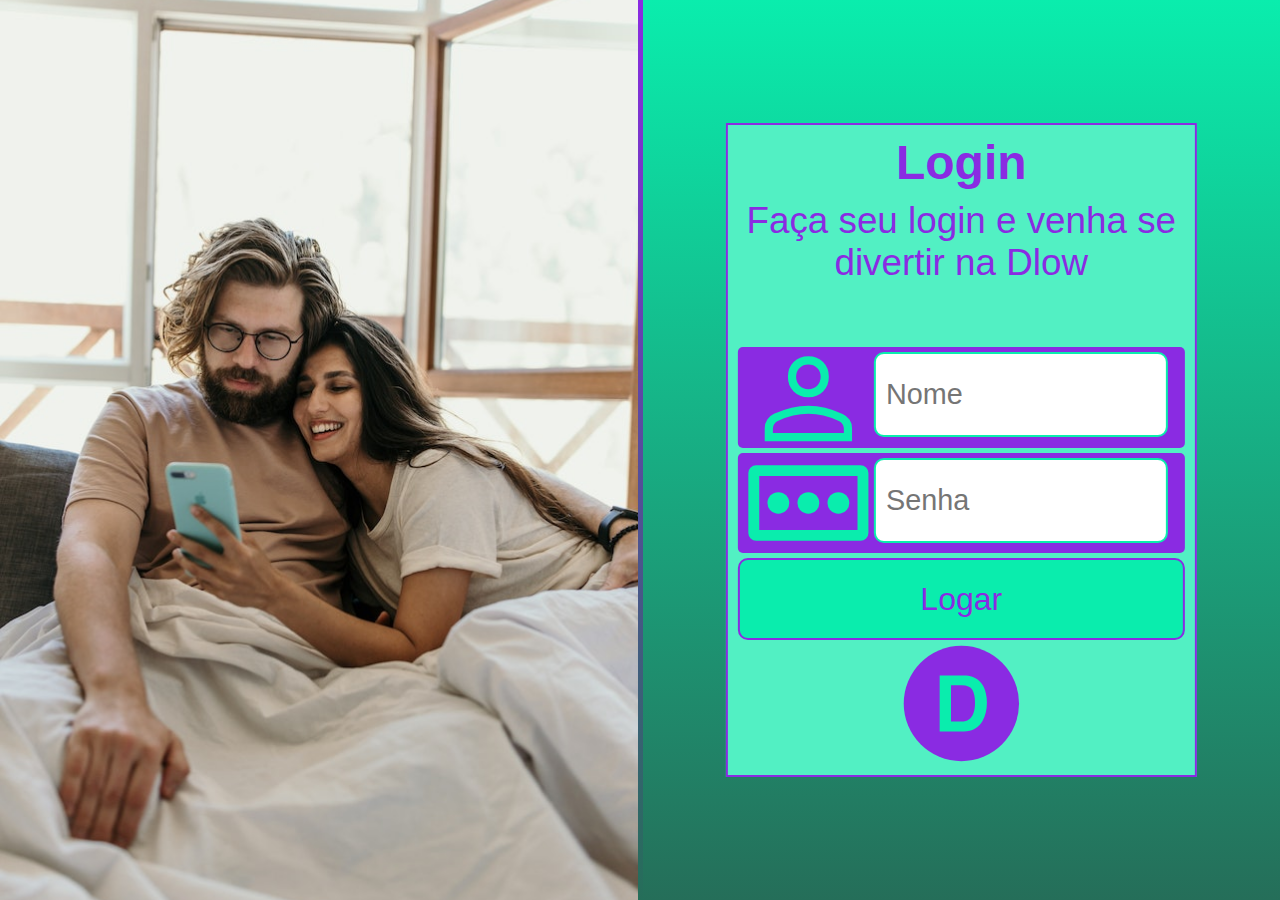
<file: index.html>
<!DOCTYPE html>
<html lang="pt-br">
<head>
    <meta charset="UTF-8">
    <meta name="viewport" content="width=device-width, initial-scale=1.0">
    <title>Login-Dlow</title>
    <link rel="stylesheet" href="tela-login.css">
    <link rel="stylesheet" href="tela-login-responsividade.css">
    <link rel="stylesheet" href="dlow-tela-responsividade.css">
    
</head>
<body>
        <!-- Tela login -->
        <div id="login-tela">
            <div id="img" class="main-child"></div>
            <div id="divisor" class="main-child"></div>
            <div id="conteiner-login-div" class="main-child">
                <div id="login-div">
                    <header id="Login-cabeçalho" class="Login-partes">
                        <h1>Login</h1>
                        <p>Faça seu login e venha se divertir na Dlow</p>
                    </header>
                    <div id="Login-Informações" class="Login-partes">
                        <div class="bloco-info">
                            <label for="name"><div id="img-name" class="img-info"></div>
                           </label>
            
                           <div id="infname"><input type="text" name="name" id="name" placeholder="Nome"></div>
                       </div>
            
                       <div class="bloco-info">
                           <label for="senha"><div id="img-senha" class="img-info"></div></label>
            
                           <div id="infsenha"><input type="password" name="senha" id="senha" placeholder="Senha">
                           </div>
                       </div>
                    </div>
                    <footer id="Login-footer" class="Login-partes">
                         <input type="submit" value="Logar" id="logar">
                        <div id="logo"></div>
                    </footer>
                </div>
            </div>
            <div id="logo2"><img src="tela-login/Logo.svg" alt="Logo"></div>
            <div id="erro">
                <h1>Erro!, Coloque a senha e o nome.</h1>
                <button id="fechar">Fechar</button>
            </div>
        </div>
        <!-- Tela login -->

        <!-- Tela Dlow -->
        <main id="Tela-Dlow">
            <header id="header-header">
                <div id="header-Dlow">
                    <div id="logo-header" class="child-header-dlow"></div>
                    
                    <input type="text" name="barrapesquisa" id="barrapesquisa" placeholder="Pesquisar na Dlow">

                    <div id="pesquisa" class="child-header-dlow">
                        <div id="info-pesquisar" class="info">
                            <p>Pesquisa</p>
                        </div>
                    </div>
                    <div id="home" class="child-header-dlow"><div id="info-home" class="info">
                    <p>Tela Principal</p></div>
                    </div>
                    <div id="menu-divider" class="child-header-dlow">
                        <div id="menu" class="child-header-dlow">
                            <div id="info-menu" class="info">
                                <p>Menu</p>
                            </div>
                        </div>
                    </div>
                    <div id="perfil-divider" class="child-header-dlow">
                        <div id="perfil" class="child-header-dlow">
                            <div id="nome-usuario" class="info">
                                <p></p>
                            </div>
                        </div>
                    </div>
                </div>
            </header>
            <div id="divisor-paginas"></div>
            <div id="menuon">
                <div id="notificacoes" class="opcoes">
                    <div id="info-notificações" class="info">
                        <p>Notificações</p>
                    </div>
                </div>
                <div id="grupos" class="opcoes">
                    <div id="info-grupos" class="info">
                        <p>Grupos</p>
                    </div>
                </div>
                <div id="menssagens" class="opcoes">
                    <div id="info-menssagens" class="info">
                        <p>Mensagens</p>
                    </div>
                </div>
                <div id="postar" class="opcoes">
                    <div id="info-publicar" class="info">
                        <p>Publicar</p>
                    </div>
                </div>
            </div>
    <div id="pagina-principal">
        <div class="introducao">
            <h1 id="Bemvindo">Olá nome</h1>
            <p>Além desse site o desenvolvedor já fez outros!</p>
            <!--Carrocel-->
            <div id="carrocelconteiner">
                <div class="slider">
                    <div class="slides">
                      <input type="radio" name="radio-btn" id="radio1">
                      <input type="radio" name="radio-btn" id="radio2">
                      <input type="radio" name="radio-btn" id="radio3">
                      <input type="radio" name="radio-btn" id="radio4">
                      <input type="radio" name="radio-btn" id="radio5">
                      <div class="slide first">
                        <img src="tela-login/cordel.PNG" alt="">
                      </div>
                      <div class="slide"><img src="tela-login/Celular.PNG" alt=""></div>
                      <div class="slide"><img src="tela-login/velha.PNG" alt=""></div>
                      <div class="slide"><img src="tela-login/listatarefas.PNG" alt=""></div>
                      <div class="slide"><img src="tela-login/Capturar.PNG" alt=""></div>
                      <div class="navigation-auto">
                        <div class="auto-btn1"></div>
                        <div class="auto-btn2"></div>
                        <div class="auto-btn3"></div>
                        <div class="auto-btn4"></div>
                        <div class="auto-btn5"></div>
                      </div>
                    </div>
            
                    <div class="manual-navigation">
                      <label for="radio1" class="manual-btn"></label>
                      <label for="radio2" class="manual-btn"></label>
                      <label for="radio3" class="manual-btn"></label>
                      <label for="radio4" class="manual-btn"></label>
                      <label for="radio5" class="manual-btn"></label>
                    </div>
                    <div id="texto">
                      <h1 id="Nome-do-site">Cordel</h1>
                    </div>
                    <div id="links">
                      <a href="https://mixtany.github.io/Cordel/" target="_blank" class="button" id="link_site">Link do site</a>
                      <a href="https://github.com/Mixtany/Cordel" target="_blank" class="button" id="github"><img src="tela-login/github.png" alt="" id="gitimg"> GitHub</a>
                    </div>
                  </div>
            </div>
        </div>
          <!--Carrocel-->
          <!--Primeira publicação-->
            <div id="aviso">
                <h1>Avisos!</h1>
                <p>As publicações aqui foram criadas a partir da imaginação do desenvolvedor do site, e as pessoas aqui foram retiradas de bancos de imagens.</p>
                <hr>
                <p>Portanto, não leve nada aqui a sério. O site é apenas um desafio pessoal para mim mesmo, em termos de criação.</p>
            </div>

            <div id="primeira-publicacao" class="allpub">
                <div id="primeiro-perfil" class="pubperfil">
                    <div class="imgperfil" id="imgprimeiro"></div>
                    <div class="nomeperfil">
                        <P class="nomeP">Malu Machado</P>
                    </div>
                    <div class="like">
                        <div class="coracao" id="primeiro-coracao"></div>  
                    </div>
            </div>     
            <div class="textopuplicacao" id="textprimeira">
                <p id="paragrafoprimeira">Malu atualizou sua foto de perfil!</p>
            </div>

            <hr>

            <div class="imgpublicacao" id="imgprimeira">
                <img src="tela-login/Malu machado.jpg" alt="" class="imgpub" id="maluimg">
            </div>
            <div class="footer-footer" id="footerprimeira">
                <div class="footer">
                    <div class="compartilhar" id="compgprimeira"></div>
                    <div class="comentarios" id="comentarioprimeiro">
                        <input type="text" name="comentario" id="comentario" placeholder="Comentar" class="inputcoment">
                </div>
                </div>
            </div>
        </div>
        <!--Primeira publicação-->
        <!--Segunda publicação-->

    <div id="segunda-publicacao" class="allpub">
        <div id="segundo-perfil" class="pubperfil">
            <div class="imgperfil" id="imgsegundo"></div>
             <div class="nomeperfil">
                <P class="nomeP"> Benjamin Harrison Campbell</P>
            </div>
            <div class="like">
                <div class="coracao" id="primeiro-coracao">
                </div>  
            </div>
        </div>  

        <div class="textopuplicacao" id="textsegundo">
            <p class="paragrafopub" id="paragrafosegunda">
            🌞☀️ Encontro com o Sol no Estacionamento ☀️🌞
            <br>
            Localização: Estacionamento do Centro Comercial Sunshine
            <br>
            Aproveitando o calor radiante do sol enquanto caminho pelo estacionamento. ☀️🚶‍♂️ 
            <br>
            Este é o tipo de dia que ilumina a alma e eleva o espírito! 😎✨
            </p>
        </div>
        <hr>
        <div class="imgpublicacao" id="imgsegunda">
            <img src="tela-login/Benjamin-foto.jpg" alt="" class="imgpub" id="maluimg">
        </div>
        <div class="footer-footer" id="footerprimeira">
            <div class="footer">
                <div class="compartilhar" id="compgprimeira"></div>
                <div class="comentarios" id="comentariosegundo">
                    <input type="text" name="comentario" id="comentario" placeholder="Comentar" class="inputcoment">
            </div>
            </div>
        </div>   
    </div>
    
    <!--Segunda publicação-->
    
     <!--Terceiro publicação-->
     <div id="terceira-publicacao" class="allpub">
        <div id="terceiro-perfil" class="pubperfil">
            <div class="imgperfil" id="imgterceiro"></div>
             <div class="nomeperfil">
                <P class="nomeP" id="nomepterceira">Sergio Manuel Pereira de Sousa</P>
            </div>
            <div class="like">
                <div class="coracao" id="terceirp-coracao">
                </div>  
            </div>
        </div>  

        <div class="textopuplicacao" id="textterceiro">
            <p class="paragrafopub" id="paragrafoterceiro">
                Ignorem a qualidade da câmera
            </p>
        </div>
        <hr>
        <div class="imgpublicacao" id="imgterceira">
            <img src="tela-login/foto-pub.jpeg" alt="" class="imgpub" id="maluimg">
        </div>
        <div class="footer-footer" id="footerterceiro">
            <div class="footer">
                <div class="compartilhar" id="compgterceiro"></div>
                <div class="comentarios" id="comentarioterceiro">
                    <input type="text" name="comentario" id="comentario" placeholder="Comentar" class="inputcoment">
            </div>
            </div>
        </div>   
    </div>
    <!--Terceiro publicação-->

    <!--Quarta publicação-->
    <div id="quarta-publicacao" class="allpub">
        <div id="quarto-perfil" class="pubperfil">
            <div class="imgperfil" id="imgquarto"></div>
             <div class="nomeperfil">
                <P class="nomeP">Davi Naves Cruz</P>
            </div>
            <div class="like">
                <div class="coracao" id="quarto-coracao">
                </div>  
            </div>
        </div>  

        <div class="textopuplicacao" id="textquarto">
            <p class="paragrafopub" id="paragrafoterceiro">
                Três mitos do xadrez no mesmo lugar ✌️
            </p>
        </div>
        <hr>
        <div class="imgpublicacao" id="imgquarta">
            <img src="tela-login/davi-pub.PNG" alt="" class="imgpub" id="maluimg">
        </div>
        <div class="footer-footer" id="footeruquarta">
            <div class="footer">
                <div class="compartilhar" id="compgquarta"></div>
                <div class="comentarios" id="comentarioquarta">
                    <input type="text" name="comentario" id="comentario" placeholder="Comentar" class="inputcoment">
            </div>
            </div>
        </div>   
    </div>
    <!--Quarta publicação-->
    </div>
    </main>
        

        <script src="Script.js"></script>
    </body>
</html>
</file>
<file: tela-login.css>
@charset "UTF-8";

/**Tela de Login**/
*{
    margin: 0%;
    padding: 0%;
}

:root{
    --cor0PR: #0AEDAD;
    --cor1: #52F0C3;
    --cor2: #046E50;
    --cor3: #256E59;
    --cor4: #8a2be2; 
}

body{
    display: flex;
    height: 100%;
    width: 100%;
}

html{
    height: 100%;
    width: 100%;
}

#login-tela{
    display: flex;
    width: 100%;
}
main{
    display: flex;
    position: relative;
    height: 100%;
    width: 100%;
}

#conteiner-login-div{
    position: relative;
    background-image: linear-gradient(to bottom, var(--cor0PR), var(--cor3));
}

#login-div{
    display: flex;
    flex-direction: column;
    position: absolute;
    top: 50%;
    left: 50%;
    transform: translate(-50%,-50%);
    width: 70%;
    height: 70%;
    padding: 10px;
    background-color: var(--cor1);
    border: 2px solid blueviolet;
    gap: 5px;
}

.Login-partes{
    width: 100%;
    height: 100%;
}
#Login-cabeçalho h1{
    color: var(--cor4);
    text-align: center;
    font-family: Arial, Helvetica, sans-serif;
    font-size: 1.5em;
}

#Login-cabeçalho p{
    margin-top: 10px;
    color: var(--cor4);
    font-family: Arial, Helvetica, sans-serif;
    font-size: 1.2em;
    text-align: center;
}

#Login-Informações{
    display: flex;
    flex-direction: column;
    gap: 5px;
}

.bloco-info{
    background-color: var(--cor4);
    padding: 5px;
    width: calc(100% - 10px);
    height: calc(100% - 10px);
    display: grid;
    grid-template-columns: 30% 70%;
    border-radius: 5px;
}

#name{
    font-size: 1.2em;
    text-indent: 10px;
    width: 95%;
    height: 90%; 
    border: 2px solid var(--cor0PR);
    border-radius: 10px;   
}


#senha{
    font-size: 1.2em;
    text-indent: 10px;
    width: 95%;
    height: 90%; 
    border: 2px solid var(--cor0PR);
    border-radius: 10px;  
}
#name:focus{
    box-shadow: 0 0 0 0;
    outline: 0;
}

#senha:focus{
    box-shadow: 0 0 0 0;
    outline: 0;
}

#img-name{
    width: 100%;
    height: 100%;
    background-image: url("tela-login/face.svg");
    
}

#img-senha{
    width: 100%;
    height: 100%;
    background-image: url("tela-login/senha.svg");
}

.img-info{
    background-position: center center;
    background-repeat: no-repeat;
    background-size: 100% 150%;
}

#img{
    background-image: url("tela-login/pexels-anastasia-shuraeva-4406643.jpg");
    background-position: center center;
    background-size: cover;
    background-repeat: no-repeat;
}

#Login-footer{
    display: flex;
    flex-direction: column;
    gap: 2px;
}

#logar{
    width: 100%;
    height: 40%;
    border-radius: 10px;
    border: 2px solid var(--cor4);
    background-color: var(--cor0PR);
    font-size: 1.2em;
    font-family: Arial, Helvetica, sans-serif;
    color: var(--cor4);
    justify-content: center;
    text-align: center;
    text-decoration: none;
}

#logar:hover{
    cursor: pointer;
    color: var(--cor0PR);
    background-color: var(--cor4);
    border: 2px solid var(--cor3);
}

#logo{
    width: 100%;
    height: 60%;
    background-image: url("tela-login/Logo.svg");
    background-position: center center;
    background-repeat: no-repeat;
    background-size: contain;
}

#logo2{
    display: none;
}

#logo2 > img{
    width: 100%;
    height: 100%;
}


#divisor{
    width: 10px;
    background-image: linear-gradient(to bottom, var(--cor4), var(--cor3));
    
}
.main-child{
    height: 100%;
    width: 100%;
    background-color: blueviolet;
}


#erro{
    padding: 5px;
    border-radius: 5px;
    background-color: var(--cor4);
    position: absolute;
    top: 50%;
    left: 50%;
    transform: translate(-50%,-50%);
    border: 5px solid var(--cor0PR);
    display: none;
    text-align: center;
}

#erro > h1{
    font-size: 2em;
    font-family: Arial, Helvetica, sans-serif;
    text-align: center;
    color: var(--cor0PR);
}

#erro button{
    cursor: pointer;
    margin-top: 5px;
    width: 90%;
    height: 40px;
    border-radius: 10px;
    border: 2px solid var(--cor4);
    color: var(--cor4);
    background-color: var(--cor0PR);
    font-size: 1.5em;
    font-family: Arial, Helvetica, sans-serif;
}

#erro button:hover{
    color: var(--cor0PR);
    background-color: var(--cor4);
    border: 2px solid var(--cor3);
}


/**Tela de Login**/
/**Dlow-home**/
/**Header**/
:root{
    --cordlow: #ffffff;
    --cordlow1: #ececec;
    --cordlow2: #262626;
    --cordlow3: #E5EDE5;
}

#Tela-Dlow{
    display: none;
}

#header-header{
    z-index: 9999;
    width: 100%;
    position: fixed;
}

#header-Dlow{
    position: relative;
    display: flex;
    align-items: center;
    justify-content: center;
    width: 100%;
    height: 50px;
    padding: 5px;
    flex-direction: row;
    background-color: var(--cordlow);
    border: 1px solid var(--cordlow2);
    box-shadow: 0px 1px 10px rgba(0, 0, 0, 0.479);
}

#logo-header{
    position: absolute;
    left: 1%;
    transform: translate(-1%);
    width: 50px;
    height: 50px;
    background-image: url("tela-login/Logo.svg");
    background-position: center center;
    background-repeat: no-repeat;
    background-size: cover;
}

#pesquisa{
    position: relative;
    width: 50px;
    height: 50px;
    background-image: url("tela-login/lupa.svg");
    background-position: center center;
    background-repeat: no-repeat;
    background-size: 50% 50%;
}


#home{
    position: relative;
    width: 50px;
    height: 50px;
    background-image: url("tela-login/home.svg");
    background-position: center center;
    background-repeat: no-repeat;
    background-size: 50% 50%;
}

#menu{
    position: relative;
    width: 50px;
    height: 50px;
    background-image: url("tela-login/menu.svg");
    background-position: center center;
    background-repeat: no-repeat;
    background-size: 50% 50%;
}

#perfil{
    width: 50px;
    height: 50px;
    cursor: pointer;
    background-image: url("tela-login/perfil.svg");
    background-position: center center;
    background-repeat: no-repeat;
    background-size: cover;
}

#perfil-divider{
    position: absolute;
    left: 98%;
    transform: translate(-98%);
}


#pesquisa:hover{
    background-color: var(--cordlow1);
    border-radius: 20px;
    border: 1px solid var(--cordlow2);
    box-sizing: border-box;
    cursor: pointer;
}

#home:hover{
    background-color: var(--cordlow1);
    border-radius: 20px;
    border: 1px solid var(--cordlow2);
    box-sizing: border-box;
    cursor: pointer;
}

#menu:hover{
    background-color: var(--cordlow1);
    border-radius: 20px;
    border: 1px solid var(--cordlow2);
    box-sizing: border-box;
    cursor: pointer;
}

.child-header-dlow{
    display: inline-block;
}

#nome-usuario{
    display: none;
    position: absolute;
    top: 110%;
    text-align: center;
    background-color: var(--cordlow2);
    color: var(--cordlow);
    padding: 10px;
    border-radius: 10px;
}

#info-pesquisar{
    display: none;
    position: absolute;
    top: 108%;
    left: -38%;
    text-align: center;
    background-color: var(--cordlow2);
    color: var(--cordlow);
    padding: 10px;
    border-radius: 10px;

}

#barrapesquisa{
    width: 20vw;
    height: 50%;
    border: 2px solid var(--cordlow2);
    display: none;
    margin-right: 5px;
}

#info-home{
    display: none;
    position: absolute;
    top: 108%;
    left: -38%;
    text-align: center;
    background-color: var(--cordlow2);
    color: var(--cordlow);
    padding: 10px;
    border-radius: 10px;
}

#info-menu{
    display: none;
    position: absolute;
    top: 108%;
    left: -15%;
    text-align: center;
    background-color: var(--cordlow2);
    color: var(--cordlow);
    padding: 10px;
    border-radius: 10px;
}

/**Menu**/
.opcoes{
    width: 50px;
    height: 50px;
    display: inline-block;
}

.opcoes:hover{
    background-color: var(--cordlow1);
    border-radius: 20px;
    border: 1px solid var(--cordlow2);
    box-sizing: border-box;
    cursor: pointer;
    box-sizing: border-box;
}

#notificacoes{
    position: relative;
    background-image: url("tela-login/notificações.svg");
    background-position: center center;
    background-repeat: no-repeat;
    background-size: 50% 50%;
}   


#grupos{
    position: relative;
    background-image: url("tela-login/grupos.svg");
    background-position: center center;
    background-repeat: no-repeat;
    background-size: 50% 50%;
}

#menssagens{
    position: relative;
    background-image: url("tela-login/menssagem.svg");
    background-position: center center;
    background-repeat: no-repeat;
    background-size: 50% 50%;
}

#postar{
    position: relative;
    background-image: url("tela-login/postar.svg");
    background-position: center center;
    background-repeat: no-repeat;
    background-size: 50% 50%;
}

#info-notificações{
    display: none;
    position: absolute;
    top: 110%;
    left: 50%;
    transform: translate(-50%);
    text-align: center;
    background-color: var(--cordlow2);
    color: var(--cordlow);
    padding: 10px;
    border-radius: 10px;
}

#info-grupos{
    display: none;
    position: absolute;
    top: 110%;
    left: 50%;
    transform: translate(-50%);
    text-align: center;
    background-color: var(--cordlow2);
    color: var(--cordlow);
    padding: 10px;
    border-radius: 10px;
}

#info-menssagens{
    display: none;
    position: absolute;
    top: 110%;
    left: 50%;
    transform: translate(-50%);
    text-align: center;
    background-color: var(--cordlow2);
    color: var(--cordlow);
    padding: 10px;
    border-radius: 10px;
}

#info-publicar{
    display: none;
    position: absolute;
    top: 110%;
    left: 50%;
    transform: translate(-50%);
    text-align: center;
    background-color: var(--cordlow2);
    color: var(--cordlow);
    padding: 10px;
    border-radius: 10px;
}

#menu-divider{
    position: relative;
}

#menuon{
    z-index: 999;
    width: 100%;
    position: fixed;
    padding-top: 10px;
    padding-bottom: 10px;
    display: none;
    justify-content: center;
    align-items: center;
    flex-direction: row;
    background-color: var(--cordlow1);
    box-shadow: 0px 5px 5px rgba(0, 0, 0, 0.399);
}


/**Menu**/

/**Header**/

/**Pagina Principal**/

.introducao{
    background-color: var(--cordlow1);
    margin-bottom: 10px;
    padding-bottom: 20px;
}
#divisor-paginas{
    height: 55px;
}
#pagina-principal{
    padding-bottom: 30px;
    text-align: center;
    background-color: var(--cordlow);
}

.introducao > h1{
    font-family: Arial, Helvetica, sans-serif;
    font-size: 50px;
    margin: 10px 0;
}

.introducao > p{
    margin-top: 5px;
    margin-bottom: 10px;
    font-family: Arial, Helvetica, sans-serif;
    font-size: 1.2em;
}

/**Carrocel**/

.slider{
    border-radius: 10px;
    border: 5px solid var(--cordlow2);
    width: 95vw;
    height: 250px;
    overflow: hidden;
  }

  #carrocelconteiner{
    display: flex;
    justify-content: center;
    align-self: center;
  }

  .slides{
    width: 400%;
    height: 200px;
    display: flex;
  }

  .slides input{
    display: none;
  }

  .slide{
    width: 25%;
    position: relative;
  }

  .slide img{
    width: 95vw;
  }

  .manual-navigation{
    position: absolute;
    width: 95vw;
    margin-top: -60px;
    display: flex;
    justify-content: center;
  }

  .manual-btn{
    border: 2px solid black;
    padding: 5px;
    border-radius: 10px;
    cursor: pointer;
    transition: 1s;
  }

  .manual-btn:not(:last-child){
    margin-right: 40px;
  }

  .manual-btn:hover{
    background-color: #ffff;
  }

  #radio1:checked ~ .first{
    margin-left: 0;
    transition: 1s;
  }

  #radio2:checked ~ .first{
    margin-left: -25%;
    transition: 1s;
  }

  #radio3:checked ~ .first{
    margin-left: -50%;
    transition: 1s;
  }

  #radio4:checked ~ .first{
    margin-left: -75%;
    transition: 1s;
  }

  #radio5:checked ~ .first{
    margin-left: -100%;
    transition: 1s;
  }

  .navigation-auto div{
    border: 2px solid #20a6ff;
    padding: 5px;
    border-radius: 10px;
    cursor: pointer;
    transition: 1s;
  }

  .navigation-auto{
    position: absolute;
    width: 95vw;
    margin-top: 140px;
    display: flex;
    justify-content: center;
  }

  .navigation-auto div:not(:last-child){
    margin-right: 40px;
  }

  #radio1:checked ~ .navigation-auto .auto-btn1{
    background-color: black;
  }

  #radio2:checked ~ .navigation-auto .auto-btn2{
    background-color: #ffff;
  }

  #radio3:checked ~ .navigation-auto .auto-btn3{
    background-color: #ffff;
  }

  #radio4:checked ~ .navigation-auto .auto-btn4{
    background-color: #ffff;
  }

  #radio5:checked ~ .navigation-auto .auto-btn5{
    background-color: #ffff;
  }

  #texto{
    font-size: 0.6em;
    position: absolute;
    width: 95vw;
    margin-top: -110px;
    display: flex;
    justify-content: center;
  }

  #links{
    gap: 10vw;
    position: absolute;
    width: 95vw;
    margin-top: -5px;
    display: flex;
    justify-content: center;
  }

  .button{
    display: flex;
    width: 80px;
    height: 35px;
    cursor: pointer;
    background-color: transparent;
    border: 2px solid black;
    align-items: center;
    justify-content: center;
    text-decoration: none;
    gap: 5px;
    border-radius: 10px;
    transition: 0.5s;
  }

  #Nome-do-site{
    display: none;
    font-family: Arial, Helvetica, sans-serif;
  }

  #github{
    color: purple;
    border: 2px solid purple;
  }

  #link_site{
    color: black;
  }

  #gitimg{
    width: 20px
  }

  #github:hover{
    background-color: purple;
    color: white;
    border: 2px solid black;
  }
  
  #link_site:hover{
    background-color: black;
    color: white;
    border: 2px solid white;
}
/**Carrocel**/

/**Primeira publicação**/
#aviso{
    margin-top: 5px;
    padding: 15px;
    background-color: var(--cordlow3);
}

#aviso > h1{
    text-align: left;
}

#aviso > p:not(:last-child){
    margin-top: 10px;
    margin-bottom: 20px;
    text-align: justify;
    font-size: 1.3em;
}

#aviso > p:not(:first-child){
    margin-top: 20px;
    text-align: justify;
    font-size: 1.3em;
}

.allpub{
    padding: 20px 0px;
    margin-top: 25px;
    width: 100%;
    background-color: var(--cordlow3);
}

.pubperfil{
    display: flex;
    flex-direction: row;
    justify-content: space-between;
    padding: 0px 20px;
}

.imgperfil{
    width: 60px;
    height: 60px;
    border-radius: 50%;
    border: 2px solid var(--cordlow2);
}

.nomeperfil{
    position: relative;
    font-size: 1.2em;
    text-indent: 5px;
    height: 60px;
    display: flex;
    flex-direction: column;
    align-items: center;
    justify-content: center;

}

.nomeP{
    cursor: pointer;
    
    font-size: 1.2em;
    text-decoration: underline;
}

.descricao{
    position: absolute;
    top: 90%;
    z-index: 9999;
    display: flex;
    font-family: monospace;
    align-items: center;
    justify-content: center;
    background-color: var(--cordlow2);
    color: var(--cor4);
    padding: 8px;
    border-radius: 10px;
    border: 2px solid var(--cor4);
    transition: 1s;
}

#imgprimeiro{
    background-image: url("tela-login/Malu\ machado.jpg");
    background-position: center center;
    background-repeat: no-repeat;
    background-size: cover;
}

.imgpublicacao{
    margin-top: 10px;
    width: 100%;
}

.imgpub{
    cursor: pointer;
    width: 85vw;
    border: 2px solid var(--cordlow2);
}


.divampliada{
    background-position: center center;
    background-repeat: no-repeat;
    background-size: 100% 100%;
    position: fixed;
    top: 60%;
    left: 50%;
    transform: translate(-50%,-60%);
    padding: 5px;
    width: 90vw;
    height: 90vh;
    border-radius: 10px;
    border: 2px solid var(--cordlow2);
    z-index: 9999999;
    cursor: pointer;
}

.imgampliada{
    width: 100%;
}


.like{
    position: relative;
    display: flex;
    justify-content: center;
    align-items: center;
    height: 60px;
}

.coracao{
    position: relative;
    background-image: url("tela-login/coração-sem-like.svg");
    background-position: center center;
    background-size: cover;
    width: 30px;
    height: 30px;
    cursor: pointer;
    transition: 1s;
}

#coracao_info{
    display: block;
    background-color: var(--cordlow2);
    color: var(--cordlow);
    padding: 10px;
    border-radius: 10px;
    position: absolute;
    top: 110%;
    left: 50%;
    transform: translate(-50%);
}

.textopuplicacao{
    margin-top: 15px;
    display: flex;
    align-items: center;
    justify-content: center;
}

/**Footer**/


.footer-footer{
    margin-top: 10px;
    width: 100%;
    display: flex;
    justify-content: center;
    align-items: center;
}
.footer{
    padding: 5px 20px;
    display: flex;
    flex-direction: row;
    justify-content: center;
    align-items: center;
    border: 2px solid var(--cordlow2);
    border-radius: 10px;
    gap: 15px;
}

.compartilhar{
    position: relative;
    cursor: pointer;
    width: 30px;
    height: 30px;
    background-image: url('tela-login/compartilhar.svg');
    background-position: center center;
    background-repeat: no-repeat;
    background-size: cover;
}

.inputcoment{
    height: 30px;
    text-indent: 5px;
    width: 100%;
    border-radius: 10px;
    border: 2px solid var(--cordlow2);
}

#comp_info{
    display: block;
    background-color: var(--cordlow2);
    color: var(--cordlow);
    padding: 10px;
    border-radius: 10px;
    position: absolute;
    top: 110%;
    left: 50%;
    transform: translate(-50%);
}

.paragrafopub{
    width: 80%;
}
/**Footer**/
/**Primeira publicação**/

/**Segunda publicação**/

#imgsegundo{
    background-image: url("tela-login/benjamin-perfil.jpg");
    background-position: center center;
    background-repeat: no-repeat;
    background-size: cover;
}
/**Segunda publicação**/


/**Terceira publicação**/

#imgterceiro{
    background-image: url("tela-login/sergio-perfil.jpeg");
    background-position: center center;
    background-repeat: no-repeat;
    background-size: cover;
}

#nomepterceira{
    font-size: 1.1em;
}
/**Terceira publicação**/

/**Quarta publicação**/
#imgquarto{
    background-image: url("tela-login/davi-perfil.PNG");
    background-position: center center;
    background-repeat: no-repeat;
    background-size: cover;
}


/**Quarta publicação**/
/**Pagina Principal**/

/**Dlow-home**/
</file>
<file: tela-login-responsividade.css>
@charset "UTF-8";

:root{
    --cor0PR: #0AEDAD;
    --cor1: #52F0C3;
    --cor2: #046E50;
    --cor3: #256E59;
    --cor4: #8a2be2; 
}

@media screen and (max-width: 768px) and (min-width: 360px) and (min-height: 450px){
    #Login-cabeçalho h1{
        font-size: 2em;
    }

    #Login-cabeçalho p{
        font-size: 1.5em;
    }
    
}


@media screen and (orientation: landscape) and (max-width: 1000px) and
(max-height: 600px){
    #Login-cabeçalho h1{
        font-size: 1.5em;
    }

    #Login-cabeçalho p{
        font-size: 1em;
    }

    #Login-Informações{
        gap: 2px;
    }

    #logo{ 
        display: none;
    }

    #logar{
        height: 100%;
    }

    #logo2{
        width: 10vw;
        height: 10vw;
        position: absolute;
        display: block;
        top: 50%;
        left: 50%;
        transform: translate(-50%,-50%);
        border-radius: 50%;
        background-image: linear-gradient(to bottom, var(--cor4), aqua);
    }
    
}


@media screen and (max-width: 1300px) and (min-width: 767px) and (min-height: 600px){
    #Login-cabeçalho h1{
        font-size: 3em;
    }

    #Login-cabeçalho p{
        font-size: 2.3em;
    }

    #name{
        font-size: 1.8em;
    }

    #senha{
        font-size: 1.8em;
    }

    #logar{
        font-size: 2em;
    }


}

@media screen and (min-width: 1300px){
    #Login-cabeçalho h1{
        font-size: 3em;
    }

    #Login-cabeçalho p{
        font-size: 2.3em;
    }

    #name{
        font-size: 1.8em;
    }

    #senha{
        font-size: 1.8em;
    }

    #logar{
        font-size: 2em;
    }
}
</file>
<file: dlow-tela-responsividade.css>
@charset "UTF-8";
</file>
